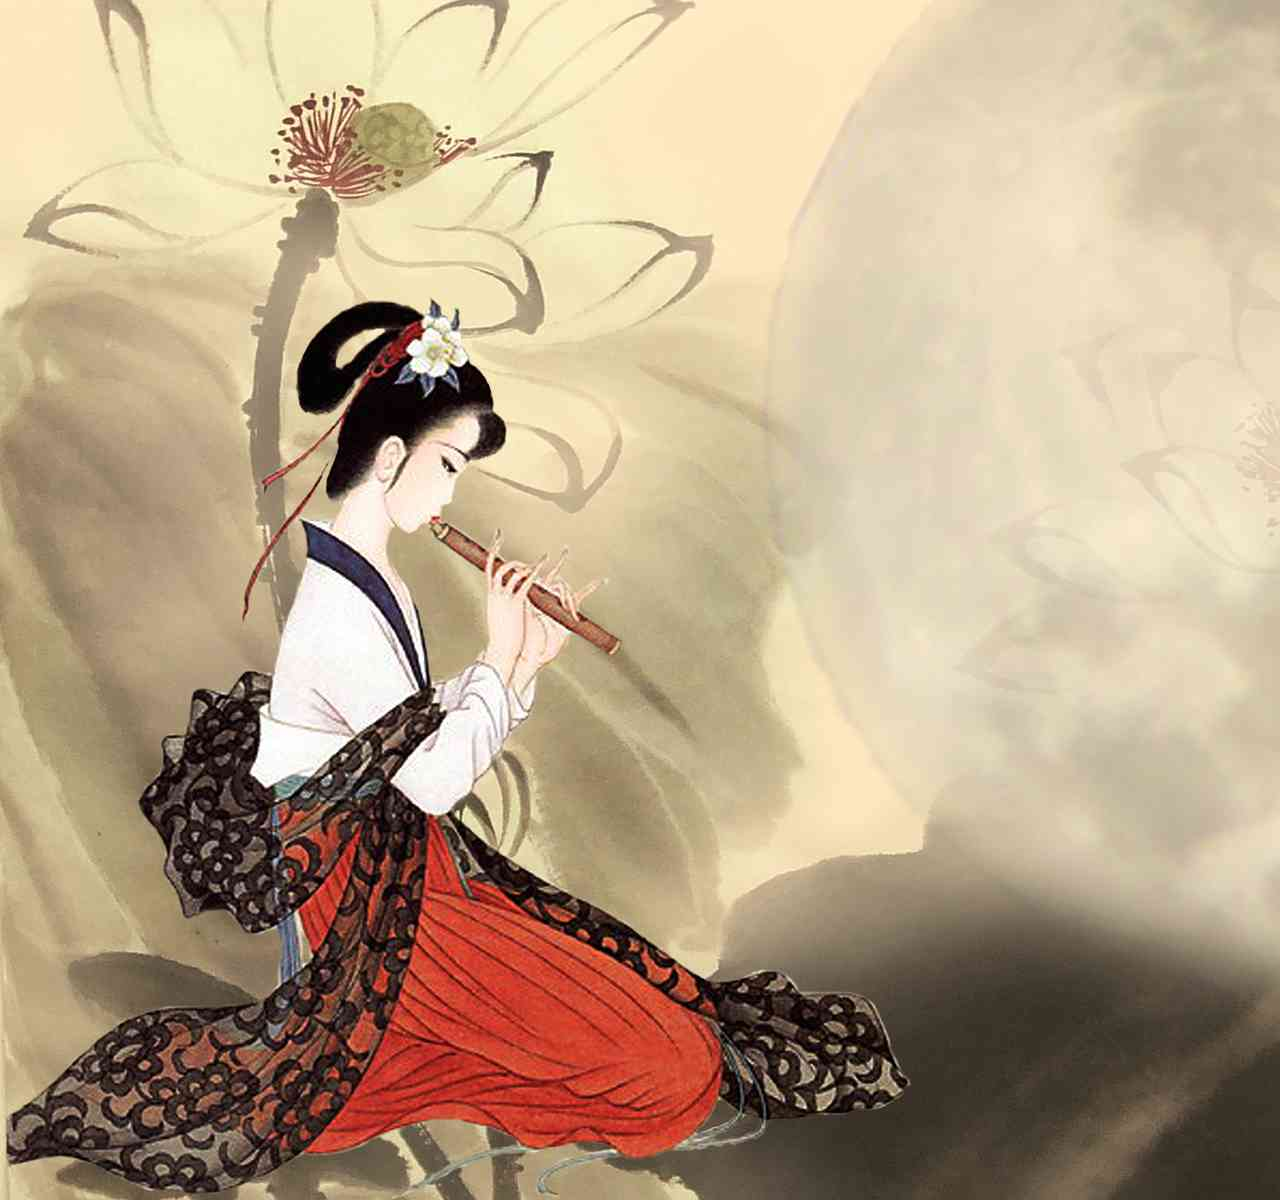
<file: index.html>
<!DOCTYPE html>
<html lang="zh-cn">
    <head>
        <title>中秋节快乐</title>
		<meta charset="UTF-8" />
		<meta http-equiv="X-UA-Compatible" content="IE=edge,chrome=1"> 
		<meta name="viewport" content="width=device-width, initial-scale=1.0"> 
        <meta name="description" content="Slicebox - 3D Image Slider with Fallback" />
        <meta name="keywords" content="jquery, css3, 3d, webkit, fallback, slider, css3, 3d transforms, slices, rotate, box, automatic" />
        <meta name="author" content="Pedro Botelho for Codrops" />
		<link rel="shortcut icon" href="../favicon.ico"> 
        <link rel="stylesheet" type="text/css" href="css/demo.css" />
		<link rel="stylesheet" type="text/css" href="css/slicebox.css" />
		<link rel="stylesheet" type="text/css" href="css/custom.css" />
		<style>
		h1 {
			margin-top: 0px;
			font-family: 'Microsoft Yahei';
			/*font-size: 36px;*/
			color: #019157;
		}		
		</style>
		<script type="text/javascript" src="js/modernizr.custom.46884.js"></script>
	</head>
	<body class="wrapper">
		<img style="vertical-align:middle" src = "中秋图片/57c552d467623.jpg" alt = "image1" />
	</body>
</html>
</file>
<file: css/demo.css>
*,
*:after,
*:before {
	-webkit-box-sizing: border-box;
	-moz-box-sizing: border-box;
	box-sizing: border-box;
	padding: 0;
	margin: 0;
}

/* Clearfix hack by Nicolas Gallagher: http://nicolasgallagher.com/micro-clearfix-hack/ */
.clearfix:after {
	content: "";
	display: table;
	clear: both;
}

/* General Demo Style */
body {
	background: #e4ebe9 url(../images/fancy_deboss.png) repeat top left;
	color: #444;
	font-family: "PT Sans Narrow", Arial, sans-serif;
	font-size: 13px;
	font-weight: 400;
    -webkit-font-smoothing: antialiased;
    overflow-x: hidden;
    min-width: 320px;
    width:100%;  
	height:100%; 
	overflow:hidden;
}

a {
	color: #000;
	text-decoration: none;
}

h1, h2, h5 {
	margin: 20px 20px 30px 20px;
	font-size: 56px;
	color: #fff;
	font-family: "Volkhov", serif;
	text-align: center;
	font-weight: 700;
	text-shadow: 1px 1px 3px #e0d1bc;
}

h1 span, h5 {
	font-size: 18px;
	display: block;
	font-style: italic;
	color: #997f5a;
	font-weight: 400;
	text-shadow: 0px 1px 1px #fff;
}

.wrapper {
/* 			position:fixed;
            top:0;
            left:0;
            bottom:0;
            right:0;*/


	height: 1000px;
    width: 500px;
    position: fixed;
    top: 0px;
    bottom: 0px
	max-width: 840px;
/*	padding: 0 px;
	margin: 0 px;*/
}

/* Header Style */
.codrops-top {
	line-height: 24px;
	font-size: 11px;
	background: #fff;
	background: rgba(255, 255, 255, 0.8);
	text-transform: uppercase;
	z-index: 9999;
	position: relative;
	font-family: Cambria, Georgia, serif;
	box-shadow: 1px 0px 2px rgba(0,0,0,0.2);
}

.codrops-top a {
	padding: 0px 10px;
	letter-spacing: 1px;
	color: #333;
	display: inline-block;
}

.codrops-top a:hover {
	background: rgba(255,255,255,0.6);
}

.codrops-top span.right {
	float: right;
}

.codrops-top span.right a {
	float: left;
	display: block;
}

/* More examples buttons */

.more {
	position: relative;
	clear: both;
	padding: 20px;
}

.more:before {
	content: "";
	position: absolute;
	background-color: #ddd1b6;
	box-shadow: 0 1px 0 rgba(255,255,255,0.8);
	height: 1px;
	width: 440px;
	left: 50%;
	margin-left: -220px;
	top: -10px;
}

.more ul {
	display: block;
	height: 32px;
	text-align: center;
}

.more ul li {
	display: inline-block;
	line-height: 24px;
}

.more ul li.selected a,
.more ul li.selected a:hover {
	background: #ae997a;
	color: #fff;
	text-shadow: none;
}

.more ul li a {
	text-shadow: 1px 1px 1px #fff;
	color: #555;
	background: #fbf9f5;
	padding: 2px 5px;
	margin: 0 2px;
	line-height: 18px;
	display: inline-block;
	box-shadow: 1px 1px 2px rgba(0,0,0,0.3);
}

.more ul li a:hover {
	background: #8c795d;
	color: #fff;
	text-shadow: none;
}

p.info {
	font-family: "Volkhov", serif;
	font-style: italic;
	color: #997f5a;
	text-shadow: 0 1px 0 rgba(255, 255, 255, 0.9);
	padding: 20px;
	display: block;
	clear: both;
	text-align: center;
	width: 100%;
	max-wdith: 440px;
	margin: 0 auto;
}
</file>
<file: css/slicebox.css>
/* Slicebox Style */
.sb-slider {
	margin: 10px auto;
	position: relative;
	overflow: hidden;
	width: 100%;
	list-style-type: none;
	padding: 0;
}

.sb-slider li {
	margin: 0;
	padding: 0;
	display: none;
}

.sb-slider li > a {
	outline: none;
}

.sb-slider li > a img {
	border: none;
}

.sb-slider img {
	max-width: 100%;
	display: block;
}

.sb-description {
	padding: 20px;
	bottom: 10px;
	left: 10px;
	right: 10px;
	z-index: 1000;
	position: absolute;
	background: #CBBFAE;
	background: rgba(190,176,155, 0.4);
	border-left: 4px solid rgba(255,255,255,0.7);
	-ms-filter:"progid:DXImageTransform.Microsoft.Alpha(Opacity=0)";
	filter: alpha(opacity=0);	
	opacity: 0;
	color: #fff;

	-webkit-transition: all 200ms;
	-moz-transition: all 200ms;
	-o-transition: all 200ms;
	-ms-transition: all 200ms;
	transition: all 200ms;
}

.sb-slider li.sb-current .sb-description {
	-ms-filter:"progid:DXImageTransform.Microsoft.Alpha(Opacity=80)";
	filter: alpha(opacity=80);	
	opacity: 1;
}

.sb-slider li.sb-current .sb-description:hover {
	-ms-filter:"progid:DXImageTransform.Microsoft.Alpha(Opacity=99)";
	filter: alpha(opacity=99);	
	background: rgba(190,176,155, 0.7);
}

.sb-perspective {
	position: relative;
}

.sb-perspective > div {
	position: absolute;

	-webkit-transform-style: preserve-3d;
	-moz-transform-style: preserve-3d;
	-o-transform-style: preserve-3d;
	-ms-transform-style: preserve-3d;
	transform-style: preserve-3d;

	-webkit-backface-visibility : hidden;
	-moz-backface-visibility : hidden;
	-o-backface-visibility : hidden;
	-ms-backface-visibility : hidden;
	backface-visibility : hidden;
}

.sb-side {
	margin: 0;
	display: block;
	position: absolute;

	-moz-backface-visibility : hidden;

	-webkit-transform-style: preserve-3d;
	-moz-transform-style: preserve-3d;
	-o-transform-style: preserve-3d;
	-ms-transform-style: preserve-3d;
	transform-style: preserve-3d;
}
</file>
<file: css/custom.css>
.shadow {
	width: 100%;
	height: 168px;
	position: relative;
	margin-top: -110px;
	background: transparent url(../images/shadow.png) no-repeat bottom center;
	background-size: 100% 100%; /* stretches it */
	z-index: -1;
	display: none;
}

.sb-description h3 {
	font-size: 20px;
	text-shadow: 1px 1px 1px rgba(0,0,0,0.3);
}

.sb-description h3 a {
	color: #4a3c27;
	text-shadow: 0 1px 1px rgba(255,255,255,0.5);
}

.nav-arrows {
	display: none;
}

.nav-arrows a {
	width: 42px;
	height: 42px;
	background: #cbbfae url(../images/nav.png) no-repeat top left;
	position: absolute;
	top: 50%;
	left: 2px;
	text-indent: -9000px;
	cursor: pointer;
	margin-top: -21px;
	opacity: 0.9;
	border-radius: 50%;
	box-shadow: 0 1px 1px rgba(255,255,255,0.8);
}

.nav-arrows a:first-child{
	left: auto;
	right: 2px;
	background-position: top right;
}

.nav-arrows a:hover {
	opacity: 1;
}

.nav-dots {
	text-align: center;
	position: absolute;
	bottom: -5px;
	height: 30px;
	width: 100%;
	left: 0;
	display: none;
}

.nav-dots span {
	display: inline-block;
	width: 16px;
	height: 16px;
	border-radius: 50%;
	margin: 3px;
	background: #cbbfae;
	cursor: pointer;
	box-shadow: 
		0 1px 1px rgba(255,255,255,0.6), 
		inset 0 1px 1px rgba(0,0,0,0.1);
}

.nav-dots span.nav-dot-current {
	box-shadow: 
		0 1px 1px rgba(255,255,255,0.6), 
		inset 0 1px 1px rgba(0,0,0,0.1), 
		inset 0 0 0 3px #cbbfae,
		inset 0 0 0 8px #fff;
}

.nav-options {
	width: 70px;
	height: 30px;
	position: absolute;
	right: 70px;
	bottom: 0px;
	display: none;
}

.nav-options span {
	width: 30px;
	height: 30px;
	background: #cbbfae url(../images/options.png) no-repeat top left;
	text-indent: -9000px;
	cursor: pointer;
	opacity: 0.7;
	display: inline-block;
	border-radius: 50%;
}

.nav-options span:first-child{
	background-position: -30px 0px;
	margin-right: 3px;
}

.nav-options span:hover {
	opacity: 1;
}
</file>
